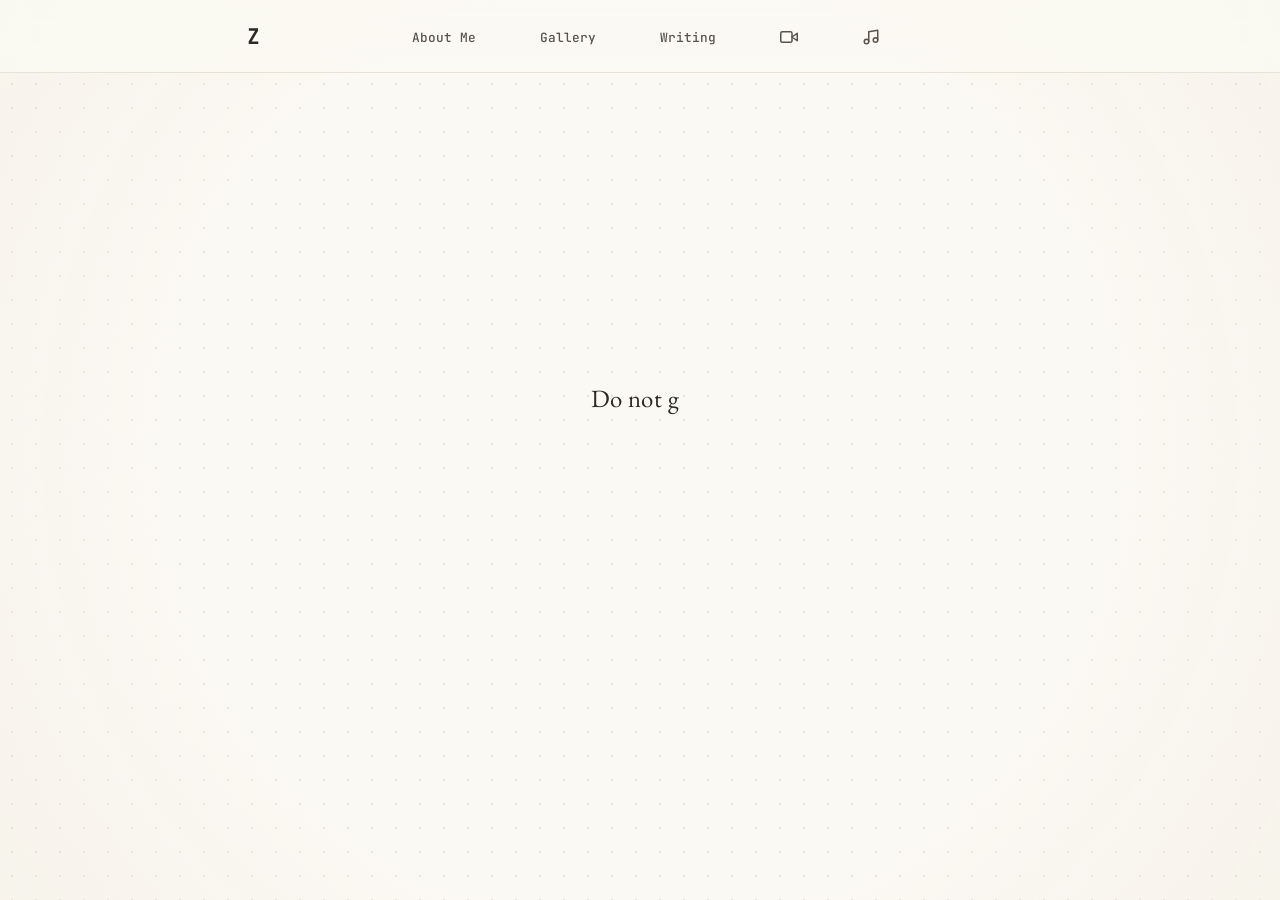
<file: index.html>
<!DOCTYPE html>
<html lang="en">
<head>
    <meta charset="UTF-8">
    <meta name="viewport" content="width=device-width, initial-scale=1.0">
    <title>Home | Zheng Zekai</title>
    <meta name="description" content="A minimalist literary-tech homepage featuring Dylan Thomas.">
    <link rel="stylesheet" href="style.css">
</head>
<body>

    <!-- 
      HEADER 
      Left logo is name 'Z' (links to home page).
      Right navigation links show subpages: Profile, Gallery, Writing, Movie, Music.
    -->
    <header id="header">
        <div class="container nav-container">
            <!-- Left logo (Home link) -->
            <a href="index.html" class="logo" id="logo">Z</a>
            
            <!-- Right navigation pointing to subpages (including Movie and Music icons) -->
            <nav>
                <ul class="nav-links" id="nav-links">
                    <li><a href="profile.html" id="nav-profile-link">About Me</a></li>
                    <li><a href="gallery.html" id="nav-gallery-link">Gallery</a></li>
                    <li><a href="writing.html" id="nav-writing-link">Writing</a></li>
                    <li>
                        <a href="movie.html" id="nav-movie-link" aria-label="Today's Movie" class="nav-icon-link">
                            <svg width="18" height="18" viewBox="0 0 24 24" fill="none" stroke="currentColor" stroke-width="2" stroke-linecap="round" stroke-linejoin="round"><path d="M23 7l-7 5 7 5V7z"></path><rect x="1" y="5" width="15" height="14" rx="2" ry="2"></rect></svg>
                        </a>
                    </li>
                    <li>
                        <a href="music.html" id="nav-music-link" aria-label="Today's Music" class="nav-icon-link">
                            <svg width="18" height="18" viewBox="0 0 24 24" fill="none" stroke="currentColor" stroke-width="2" stroke-linecap="round" stroke-linejoin="round"><path d="M9 18V5l12-2v13"></path><circle cx="6" cy="18" r="3"></circle><circle cx="18" cy="16" r="3"></circle></svg>
                        </a>
                    </li>
                </ul>
            </nav>

            <!-- Mobile menu toggle button -->
            <div class="nav-meta">
                <div class="mobile-toggle" id="mobile-toggle" aria-label="Toggle Menu">
                    <span></span>
                    <span></span>
                    <span></span>
                </div>
            </div>
        </div>
    </header>

    <!-- 
      MAIN CONTENT 
      Homepage is refined to show ONLY the 3-line poem.
      Poem title, author name, and supplementary modules are fully removed.
    -->
    <main>
        <section class="hero" id="poem-view">
            <div class="container">
                <div class="poem-wrapper">
                    <!-- The 3 lines of the poem will be typed dynamically here via app.js -->
                    <div class="poem-content" id="poem-body-text"></div>
                </div>
            </div>
        </section>
    </main>

    <!-- App Script -->
    <script src="app.js"></script>
</body>
</html>
</file>
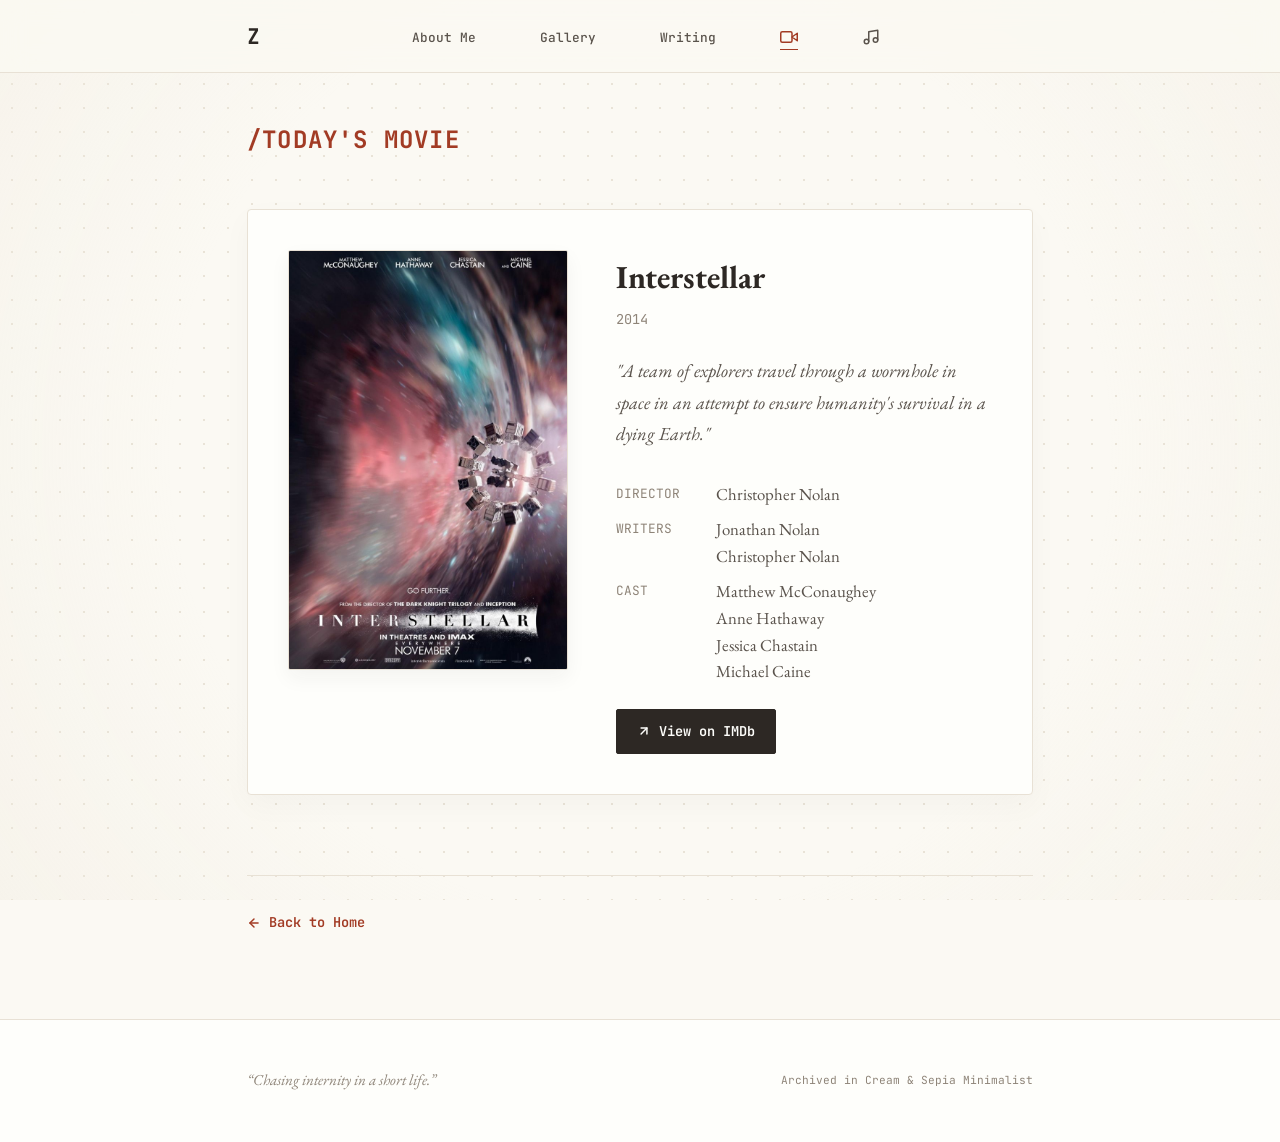
<file: movie.html>
<!DOCTYPE html>
<html lang="en">

<head>
    <meta charset="UTF-8">
    <meta name="viewport" content="width=device-width, initial-scale=1.0">
    <title>Today's Movie | Interstellar</title>
    <meta name="description" content="Movie recommendation page featuring Interstellar.">
    <link rel="stylesheet" href="style.css">
    <style>
        /* Movie detail custom layout */
        .movie-card {
            display: grid;
            grid-template-columns: 280px 1fr;
            gap: 3rem;
            margin-top: 2rem;
            background-color: var(--bg-secondary);
            border: 1px solid var(--border);
            border-radius: var(--radius-md);
            padding: 2.5rem;
            box-shadow: 0 10px 30px rgba(45, 40, 36, 0.03);
        }

        .movie-poster-wrapper {
            border-radius: var(--radius-sm);
            overflow: hidden;
            border: 1px solid var(--border);
            box-shadow: 0 8px 20px rgba(45, 40, 36, 0.05);
            background-color: #f0ebe2;
            aspect-ratio: 2 / 3;
        }

        .movie-poster {
            width: 100%;
            height: 100%;
            object-fit: cover;
        }

        .movie-info {
            display: flex;
            flex-direction: column;
            justify-content: space-between;
        }

        .movie-header {
            margin-bottom: 1.5rem;
        }

        .movie-title {
            font-family: var(--font-serif);
            font-size: 2rem;
            font-weight: 700;
            color: var(--text-primary);
            margin-bottom: 0.25rem;
        }

        .movie-meta {
            font-family: var(--font-mono);
            font-size: 0.85rem;
            color: var(--text-muted);
            display: flex;
            gap: 1rem;
            flex-wrap: wrap;
        }

        .movie-details-list {
            margin-bottom: 1.5rem;
            display: flex;
            flex-direction: column;
            gap: 0.5rem;
            font-size: 1.05rem;
        }

        .movie-detail-row {
            display: grid;
            grid-template-columns: 100px 1fr;
            line-height: 1.6;
        }

        .movie-label {
            font-family: var(--font-mono);
            font-size: 0.8rem;
            color: var(--text-muted);
            text-transform: uppercase;
            margin-top: 0.2rem;
        }

        .movie-value {
            color: var(--text-secondary);
        }

        .movie-synopsis {
            font-family: var(--font-serif);
            color: var(--text-secondary);
            line-height: 1.7;
            margin-bottom: 2rem;
            font-style: italic;
        }

        .imdb-btn {
            font-family: var(--font-mono);
            font-size: 0.85rem;
            font-weight: 600;
            color: var(--bg-secondary);
            background-color: var(--text-primary);
            border: 1px solid var(--text-primary);
            display: inline-flex;
            align-items: center;
            gap: 0.5rem;
            padding: 0.6rem 1.25rem;
            border-radius: var(--radius-sm);
            transition: var(--transition-fast);
            align-self: flex-start;
        }

        .imdb-btn:hover {
            background-color: var(--accent);
            border-color: var(--accent);
            box-shadow: 0 4px 12px rgba(162, 59, 36, 0.2);
        }

        @media (max-width: 768px) {
            .movie-card {
                grid-template-columns: 1fr;
                gap: 2rem;
                padding: 1.5rem;
            }

            .movie-poster-wrapper {
                max-width: 240px;
                margin: 0 auto;
            }
        }
    </style>
</head>

<body>

    <!-- HEADER -->
    <header id="header">
        <div class="container nav-container">
            <a href="index.html" class="logo" id="logo">Z</a>

            <nav>
                <ul class="nav-links" id="nav-links">
                    <li><a href="profile.html">About Me</a></li>
                    <li><a href="gallery.html">Gallery</a></li>
                    <li><a href="writing.html">Writing</a></li>
                    <li>
                        <a href="movie.html" id="nav-movie-link" aria-label="Today's Movie"
                            class="nav-icon-link active-nav">
                            <svg width="18" height="18" viewBox="0 0 24 24" fill="none" stroke="currentColor"
                                stroke-width="2" stroke-linecap="round" stroke-linejoin="round">
                                <path d="M23 7l-7 5 7 5V7z"></path>
                                <rect x="1" y="5" width="15" height="14" rx="2" ry="2"></rect>
                            </svg>
                        </a>
                    </li>
                    <li>
                        <a href="music.html" id="nav-music-link" aria-label="Today's Music" class="nav-icon-link">
                            <svg width="18" height="18" viewBox="0 0 24 24" fill="none" stroke="currentColor"
                                stroke-width="2" stroke-linecap="round" stroke-linejoin="round">
                                <path d="M9 18V5l12-2v13"></path>
                                <circle cx="6" cy="18" r="3"></circle>
                                <circle cx="18" cy="16" r="3"></circle>
                            </svg>
                        </a>
                    </li>
                </ul>
            </nav>

            <div class="nav-meta">
                <div class="mobile-toggle" id="mobile-toggle" aria-label="Toggle Menu">
                    <span></span>
                    <span></span>
                    <span></span>
                </div>
            </div>
        </div>
    </header>

    <!-- MAIN CONTENT -->
    <main style="padding-top: 7.5rem; padding-bottom: 5rem;">
        <div class="container">

            <!-- Page Title -->
            <div style="margin-bottom: 3rem;">
                <h1
                    style="font-family: var(--font-mono); font-size: 1.5rem; font-weight: 700; color: var(--accent); letter-spacing: 0.05em;">
                    /TODAY'S MOVIE</h1>
            </div>

            <!-- Movie Recommendation Card -->
            <div class="movie-card">
                <!-- Poster -->
                <div class="movie-poster-wrapper">
                    <img src="assets/movie_interstellar.jpg" alt="Interstellar Poster" class="movie-poster">
                </div>

                <!-- Info pane -->
                <div class="movie-info">
                    <div>
                        <div class="movie-header">
                            <h2 class="movie-title">Interstellar</h2>
                            <div class="movie-meta">
                                <span>2014</span>
                            </div>
                        </div>

                        <p class="movie-synopsis">
                            "A team of explorers travel through a wormhole in space in an attempt to ensure humanity's
                            survival in a dying Earth."
                        </p>

                        <div class="movie-details-list">
                            <div class="movie-detail-row">
                                <span class="movie-label">Director</span>
                                <span class="movie-value">Christopher Nolan</span>
                            </div>
                            <div class="movie-detail-row">
                                <span class="movie-label">Writers</span>
                                <span class="movie-value">Jonathan Nolan<br>
                                    Christopher Nolan</span>
                            </div>
                            <div class="movie-detail-row">
                                <span class="movie-label">Cast</span>
                                <span class="movie-value">Matthew McConaughey <br>
                                    Anne Hathaway <br>
                                    Jessica Chastain <br>
                                    Michael Caine</span>
                            </div>
                        </div>
                    </div>

                    <!-- IMDb Link Button -->
                    <a href="https://www.imdb.com/title/tt0816692/" target="_blank" rel="noopener noreferrer"
                        class="imdb-btn">
                        <svg width="14" height="14" viewBox="0 0 24 24" fill="none" stroke="currentColor"
                            stroke-width="2.5" stroke-linecap="round" stroke-linejoin="round">
                            <line x1="7" y1="17" x2="17" y2="7"></line>
                            <polyline points="7 7 17 7 17 17"></polyline>
                        </svg>
                        View on IMDb
                    </a>
                </div>
            </div>

            <!-- Back to Home Link -->
            <div style="margin-top: 5rem; border-top: 1px solid var(--border); padding-top: 2rem;">
                <a href="index.html" class="mono"
                    style="font-size: 0.85rem; font-weight: 600; color: var(--accent); display: inline-flex; align-items: center; gap: 0.5rem; transition: var(--transition-fast);">
                    <svg width="14" height="14" viewBox="0 0 24 24" fill="none" stroke="currentColor" stroke-width="2.5"
                        stroke-linecap="round" stroke-linejoin="round">
                        <line x1="19" y1="12" x2="5" y2="12"></line>
                        <polyline points="12 19 5 12 12 5"></polyline>
                    </svg>
                    Back to Home
                </a>
            </div>

        </div>
    </main>

    <!-- FOOTER -->
    <footer>
        <div class="container footer-container">
            <div class="footer-text">
                &ldquo;Chasing internity in a short life.&rdquo;
            </div>
            <div class="footer-tech">
                <span>Archived in Cream & Sepia Minimalist</span>
            </div>
        </div>
    </footer>

    <!-- App Script -->
    <script src="app.js"></script>
</body>

</html>
</file>
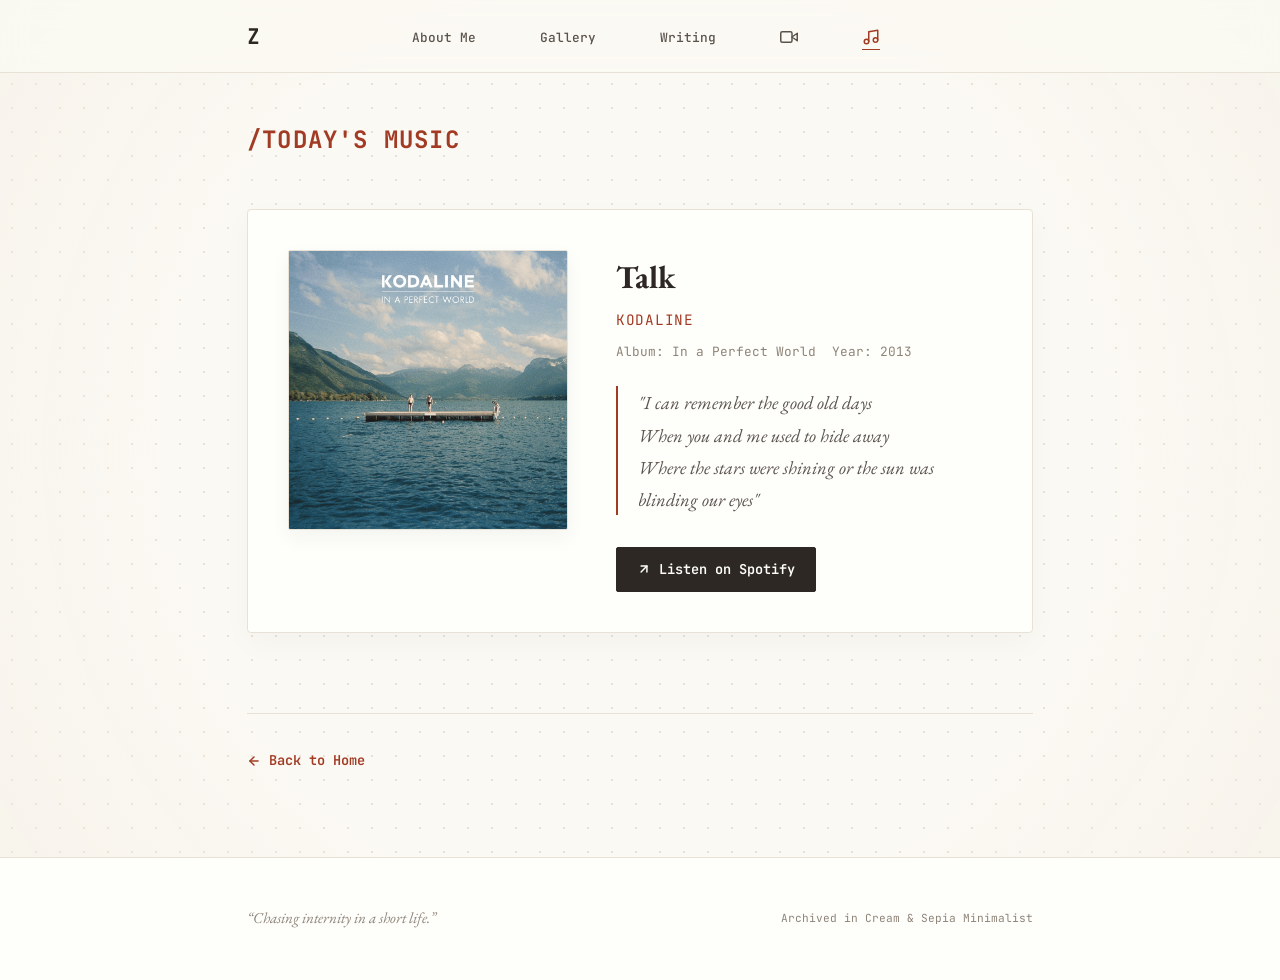
<file: music.html>
<!DOCTYPE html>
<html lang="en">

<head>
    <meta charset="UTF-8">
    <meta name="viewport" content="width=device-width, initial-scale=1.0">
    <title>Today's Music | Talk - Kodaline</title>
    <meta name="description" content="Music recommendation page featuring Talk by Kodaline.">
    <link rel="stylesheet" href="style.css">
    <style>
        /* Music detail custom layout */
        .music-card {
            display: grid;
            grid-template-columns: 280px 1fr;
            gap: 3rem;
            margin-top: 2rem;
            background-color: var(--bg-secondary);
            border: 1px solid var(--border);
            border-radius: var(--radius-md);
            padding: 2.5rem;
            box-shadow: 0 10px 30px rgba(45, 40, 36, 0.03);
        }

        .album-cover-wrapper {
            border-radius: var(--radius-sm);
            overflow: hidden;
            border: 1px solid var(--border);
            box-shadow: 0 8px 20px rgba(45, 40, 36, 0.05);
            background-color: #f0ebe2;
            aspect-ratio: 1 / 1;
        }

        .album-cover-art {
            width: 100%;
            height: 100%;
            object-fit: cover;
        }

        .music-info {
            display: flex;
            flex-direction: column;
            justify-content: space-between;
        }

        .music-header {
            margin-bottom: 1.5rem;
        }

        .song-title {
            font-family: var(--font-serif);
            font-size: 2rem;
            font-weight: 700;
            color: var(--text-primary);
            margin-bottom: 0.25rem;
        }

        .song-artist {
            font-family: var(--font-mono);
            font-size: 0.9rem;
            color: var(--accent);
            text-transform: uppercase;
            letter-spacing: 0.05em;
        }

        .music-meta {
            font-family: var(--font-mono);
            font-size: 0.8rem;
            color: var(--text-muted);
            margin-top: 0.5rem;
            display: flex;
            gap: 1rem;
            flex-wrap: wrap;
        }

        .lyrics-excerpt {
            font-family: var(--font-serif);
            font-size: 1.15rem;
            line-height: 1.75;
            color: var(--text-secondary);
            font-style: italic;
            border-left: 2px solid var(--accent);
            padding-left: 1.25rem;
            margin-bottom: 2rem;
        }

        .spotify-btn {
            font-family: var(--font-mono);
            font-size: 0.85rem;
            font-weight: 600;
            color: var(--bg-secondary);
            background-color: var(--text-primary);
            border: 1px solid var(--text-primary);
            display: inline-flex;
            align-items: center;
            gap: 0.5rem;
            padding: 0.6rem 1.25rem;
            border-radius: var(--radius-sm);
            transition: var(--transition-fast);
            align-self: flex-start;
        }

        .spotify-btn:hover {
            background-color: var(--accent-secondary);
            border-color: var(--accent-secondary);
            box-shadow: 0 4px 12px rgba(74, 93, 78, 0.2);
        }

        @media (max-width: 768px) {
            .music-card {
                grid-template-columns: 1fr;
                gap: 2rem;
                padding: 1.5rem;
            }

            .album-cover-wrapper {
                max-width: 240px;
                margin: 0 auto;
            }
        }
    </style>
</head>

<body>

    <!-- HEADER -->
    <header id="header">
        <div class="container nav-container">
            <a href="index.html" class="logo" id="logo">Z</a>

            <nav>
                <ul class="nav-links" id="nav-links">
                    <li><a href="profile.html">About Me</a></li>
                    <li><a href="gallery.html">Gallery</a></li>
                    <li><a href="writing.html">Writing</a></li>
                    <li>
                        <a href="movie.html" id="nav-movie-link" aria-label="Today's Movie" class="nav-icon-link">
                            <svg width="18" height="18" viewBox="0 0 24 24" fill="none" stroke="currentColor"
                                stroke-width="2" stroke-linecap="round" stroke-linejoin="round">
                                <path d="M23 7l-7 5 7 5V7z"></path>
                                <rect x="1" y="5" width="15" height="14" rx="2" ry="2"></rect>
                            </svg>
                        </a>
                    </li>
                    <li>
                        <a href="music.html" id="nav-music-link" aria-label="Today's Music"
                            class="nav-icon-link active-nav">
                            <svg width="18" height="18" viewBox="0 0 24 24" fill="none" stroke="currentColor"
                                stroke-width="2" stroke-linecap="round" stroke-linejoin="round">
                                <path d="M9 18V5l12-2v13"></path>
                                <circle cx="6" cy="18" r="3"></circle>
                                <circle cx="18" cy="16" r="3"></circle>
                            </svg>
                        </a>
                    </li>
                </ul>
            </nav>

            <div class="nav-meta">
                <div class="mobile-toggle" id="mobile-toggle" aria-label="Toggle Menu">
                    <span></span>
                    <span></span>
                    <span></span>
                </div>
            </div>
        </div>
    </header>

    <!-- MAIN CONTENT -->
    <main style="padding-top: 7.5rem; padding-bottom: 5rem;">
        <div class="container">

            <!-- Page Title -->
            <div style="margin-bottom: 3rem;">
                <h1
                    style="font-family: var(--font-mono); font-size: 1.5rem; font-weight: 700; color: var(--accent); letter-spacing: 0.05em;">
                    /TODAY'S MUSIC</h1>
            </div>

            <!-- Music Recommendation Card -->
            <div class="music-card">
                <!-- Album Cover -->
                <div class="album-cover-wrapper">
                    <img src="assets/music_kodaline.png" alt="Album Cover Art" class="album-cover-art">
                </div>

                <!-- Info pane -->
                <div class="music-info">
                    <div>
                        <div class="music-header">
                            <h2 class="song-title">Talk</h2>
                            <div class="song-artist">Kodaline</div>
                            <div class="music-meta">
                                <span>Album: In a Perfect World</span>
                                <span>Year: 2013</span>
                            </div>
                        </div>

                        <!-- Lyrics Excerpt -->
                        <div class="lyrics-excerpt">
                            "I can remember the good old days<br>
                            When you and me used to hide away<br>
                            Where the stars were shining or the sun was blinding our eyes"
                        </div>
                    </div>

                    <!-- Spotify Link Button -->
                    <a href="https://open.spotify.com/track/0C7NhO4ZksWSMFr3Fh5Clm" target="_blank"
                        rel="noopener noreferrer" class="spotify-btn">
                        <svg width="14" height="14" viewBox="0 0 24 24" fill="none" stroke="currentColor"
                            stroke-width="2.5" stroke-linecap="round" stroke-linejoin="round">
                            <line x1="7" y1="17" x2="17" y2="7"></line>
                            <polyline points="7 7 17 7 17 17"></polyline>
                        </svg>
                        Listen on Spotify
                    </a>
                </div>
            </div>

            <!-- Back to Home Link -->
            <div style="margin-top: 5rem; border-top: 1px solid var(--border); padding-top: 2rem;">
                <a href="index.html" class="mono"
                    style="font-size: 0.85rem; font-weight: 600; color: var(--accent); display: inline-flex; align-items: center; gap: 0.5rem; transition: var(--transition-fast);">
                    <svg width="14" height="14" viewBox="0 0 24 24" fill="none" stroke="currentColor" stroke-width="2.5"
                        stroke-linecap="round" stroke-linejoin="round">
                        <line x1="19" y1="12" x2="5" y2="12"></line>
                        <polyline points="12 19 5 12 12 5"></polyline>
                    </svg>
                    Back to Home
                </a>
            </div>

        </div>
    </main>

    <!-- FOOTER -->
    <footer>
        <div class="container footer-container">
            <div class="footer-text">
                &ldquo;Chasing internity in a short life.&rdquo;
            </div>
            <div class="footer-tech">
                <span>Archived in Cream & Sepia Minimalist</span>
            </div>
        </div>
    </footer>

    <!-- App Script -->
    <script src="app.js"></script>
</body>

</html>
</file>
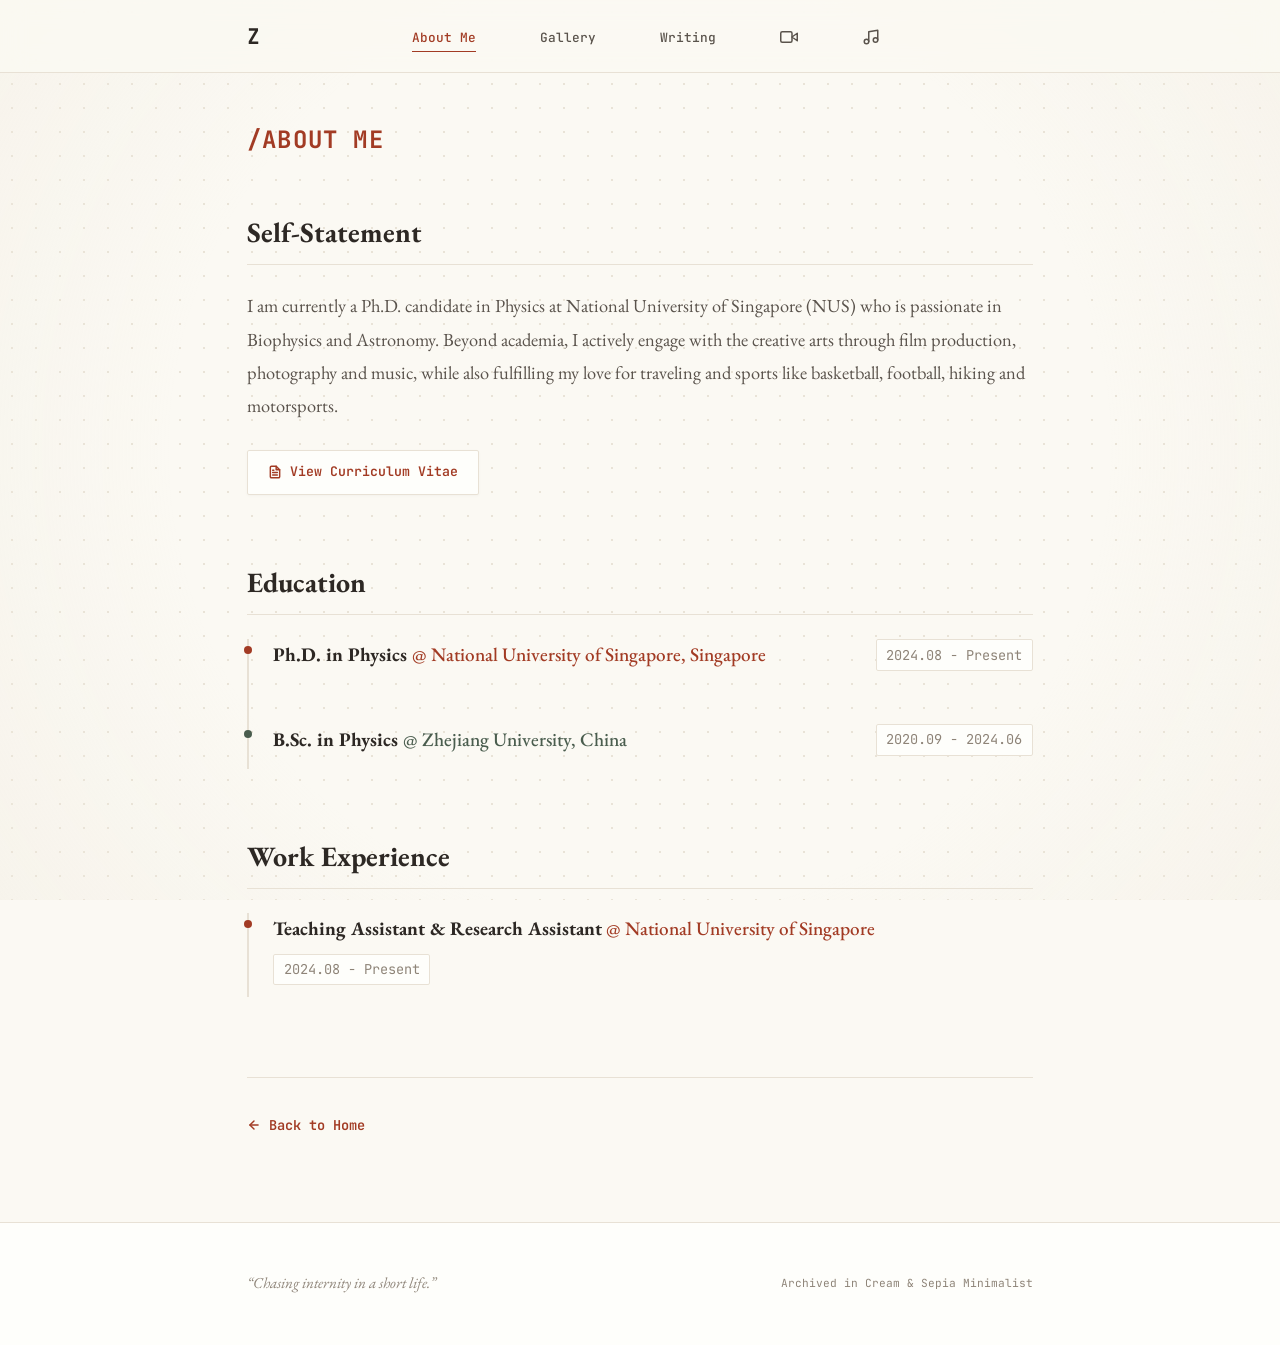
<file: profile.html>
<!DOCTYPE html>
<html lang="en">

<head>
    <meta charset="UTF-8">
    <meta name="viewport" content="width=device-width, initial-scale=1.0">
    <title>About Me | Zheng Zekai</title>
    <meta name="description" content="Personal statement, education, and career experience of Zheng Zekai.">
    <link rel="stylesheet" href="style.css">
</head>

<body>

    <!-- HEADER -->
    <header id="header">
        <div class="container nav-container">
            <a href="index.html" class="logo" id="logo">Z</a>

            <nav>
                <ul class="nav-links" id="nav-links">
                    <li><a href="profile.html" class="active-nav">About Me</a></li>
                    <li><a href="gallery.html">Gallery</a></li>
                    <li><a href="writing.html">Writing</a></li>
                    <li>
                        <a href="movie.html" id="nav-movie-link" aria-label="Today's Movie" class="nav-icon-link">
                            <svg width="18" height="18" viewBox="0 0 24 24" fill="none" stroke="currentColor"
                                stroke-width="2" stroke-linecap="round" stroke-linejoin="round">
                                <path d="M23 7l-7 5 7 5V7z"></path>
                                <rect x="1" y="5" width="15" height="14" rx="2" ry="2"></rect>
                            </svg>
                        </a>
                    </li>
                    <li>
                        <a href="music.html" id="nav-music-link" aria-label="Today's Music" class="nav-icon-link">
                            <svg width="18" height="18" viewBox="0 0 24 24" fill="none" stroke="currentColor"
                                stroke-width="2" stroke-linecap="round" stroke-linejoin="round">
                                <path d="M9 18V5l12-2v13"></path>
                                <circle cx="6" cy="18" r="3"></circle>
                                <circle cx="18" cy="16" r="3"></circle>
                            </svg>
                        </a>
                    </li>
                </ul>
            </nav>

            <div class="nav-meta">
                <div class="mobile-toggle" id="mobile-toggle" aria-label="Toggle Menu">
                    <span></span>
                    <span></span>
                    <span></span>
                </div>
            </div>
        </div>
    </header>

    <!-- MAIN CONTENT: Profile Details -->
    <main style="padding-top: 7.5rem; padding-bottom: 5rem;">
        <div class="container">

            <!-- Page Title -->
            <div style="margin-bottom: 3rem;">
                <h1
                    style="font-family: var(--font-mono); font-size: 1.5rem; font-weight: 700; color: var(--accent); letter-spacing: 0.05em;">
                    /ABOUT ME</h1>
            </div>

            <!-- Self Statement Section -->
            <section style="margin-bottom: 4rem;">
                <h2
                    style="font-family: var(--font-serif); font-size: 1.75rem; font-weight: 700; border-bottom: 1px solid var(--border); padding-bottom: 0.5rem; margin-bottom: 1.5rem;">
                    Self-Statement</h2>
                <div style="font-size: 1.15rem; color: var(--text-secondary); line-height: 1.8;">
                    <p style="margin-bottom: 1.25rem;">
                        I am currently a Ph.D. candidate in Physics at National University of Singapore (NUS) who is
                        passionate in Biophysics and Astronomy. Beyond academia, I actively engage with the creative
                        arts through film production, photography and music, while also fulfilling my love for traveling
                        and sports like basketball, football, hiking and motorsports.
                    </p>


                    <!-- Curriculum Vitae File Link (added to self-statement section) -->
                    <div style="margin-top: 1.75rem;">
                        <a href="cv.pdf" target="_blank" class="mono"
                            style="font-size: 0.825rem; font-weight: 600; color: var(--accent); display: inline-flex; align-items: center; gap: 0.5rem; border: 1px solid var(--border); padding: 0.6rem 1.25rem; border-radius: var(--radius-sm); background-color: var(--bg-secondary); box-shadow: 0 1px 3px rgba(45,40,36,0.03); transition: var(--transition-fast);">
                            <svg width="14" height="14" viewBox="0 0 24 24" fill="none" stroke="currentColor"
                                stroke-width="2.5" stroke-linecap="round" stroke-linejoin="round"
                                style="margin-top:-1px;">
                                <path d="M14 2H6a2 2 0 0 0-2 2v16a2 2 0 0 0 2 2h12a2 2 0 0 0 2-2V8z"></path>
                                <polyline points="14 2 14 8 20 8"></polyline>
                                <line x1="16" y1="13" x2="8" y2="13"></line>
                                <line x1="16" y1="17" x2="8" y2="17"></line>
                                <polyline points="10 9 9 9 8 9"></polyline>
                            </svg>
                            View Curriculum Vitae
                        </a>
                    </div>
                </div>
            </section>

            <!-- Education Section: Re-formatted to match Work Experience timeline layout -->
            <section style="margin-bottom: 4rem;">
                <h2
                    style="font-family: var(--font-serif); font-size: 1.75rem; font-weight: 700; border-bottom: 1px solid var(--border); padding-bottom: 0.5rem; margin-bottom: 1.5rem;">
                    Education</h2>
                <div
                    style="display: flex; flex-direction: column; gap: 2.5rem; position: relative; padding-left: 1.5rem; border-left: 2px solid var(--border);">

                    <!-- Edu Item 1 -->
                    <div style="position: relative;">
                        <!-- Custom marker dot -->
                        <div
                            style="position: absolute; left: -1.5rem; top: 0.4rem; width: 8px; height: 8px; border-radius: 50%; background-color: var(--accent); transform: translateX(-5px);">
                        </div>

                        <div
                            style="display: flex; justify-content: space-between; align-items: flex-start; flex-wrap: wrap; gap: 0.5rem; margin-bottom: 0.75rem;">
                            <h3 style="font-size: 1.2rem; font-weight: 700; color: var(--text-primary);">Ph.D. in
                                Physics <span style="color: var(--accent); font-weight: 500;">@ National University of
                                    Singapore, Singapore</span></h3>
                            <span class="mono"
                                style="font-size: 0.85rem; color: var(--text-muted); background-color: var(--bg-secondary); border: 1px solid var(--border); padding: 0.2rem 0.6rem; border-radius: var(--radius-sm);">2024.08
                                - Present</span>
                        </div>
                        <p style="font-size: 1.05rem; color: var(--text-secondary); line-height: 1.7;">
                            <!-- To be filled -->
                        </p>
                    </div>

                    <!-- Edu Item 2 -->
                    <div style="position: relative;">
                        <div
                            style="position: absolute; left: -1.5rem; top: 0.4rem; width: 8px; height: 8px; border-radius: 50%; background-color: var(--accent-secondary); transform: translateX(-5px);">
                        </div>

                        <div
                            style="display: flex; justify-content: space-between; align-items: flex-start; flex-wrap: wrap; gap: 0.5rem; margin-bottom: 0.75rem;">
                            <h3 style="font-size: 1.2rem; font-weight: 700; color: var(--text-primary);">B.Sc. in
                                Physics <span style="color: var(--accent-secondary); font-weight: 500;">@
                                    Zhejiang University, China</span></h3>
                            <span class="mono"
                                style="font-size: 0.85rem; color: var(--text-muted); background-color: var(--bg-secondary); border: 1px solid var(--border); padding: 0.2rem 0.6rem; border-radius: var(--radius-sm);">2020.09
                                - 2024.06</span>
                        </div>
                        <p style="font-size: 1.05rem; color: var(--text-secondary); line-height: 1.7;">
                            <!-- To be filled -->
                        </p>
                    </div>

                </div>
            </section>

            <!-- keep this template of the experience section, but no specific content for now -->
            <!-- Experience Section -->
            <section style="margin-bottom: 4rem;">
                <h2
                    style="font-family: var(--font-serif); font-size: 1.75rem; font-weight: 700; border-bottom: 1px solid var(--border); padding-bottom: 0.5rem; margin-bottom: 1.5rem;">
                    Work Experience</h2>
                <div
                    style="display: flex; flex-direction: column; gap: 2.5rem; position: relative; padding-left: 1.5rem; border-left: 2px solid var(--border);">

                    <!-- Exp Item 1 -->
                    <div style="position: relative;">
                        <div
                            style="position: absolute; left: -1.5rem; top: 0.4rem; width: 8px; height: 8px; border-radius: 50%; background-color: var(--accent); transform: translateX(-5px);">
                        </div>

                        <div
                            style="display: flex; justify-content: space-between; align-items: flex-start; flex-wrap: wrap; gap: 0.5rem; margin-bottom: 0.75rem;">
                            <h3 style="font-size: 1.2rem; font-weight: 700; color: var(--text-primary);">Teaching
                                Assistant & Research Assistant<span style="color: var(--accent); font-weight: 500;"> @
                                    National University of Singapore</span></h3>
                            <span class="mono"
                                style="font-size: 0.85rem; color: var(--text-muted); background-color: var(--bg-secondary); border: 1px solid var(--border); padding: 0.2rem 0.6rem; border-radius: var(--radius-sm);">2024.08
                                - Present</span>
                        </div>
                        <p style="font-size: 1.05rem; color: var(--text-secondary); line-height: 1.7;">
                            <!-- To be filled -->
                        </p>
                    </div>



                </div>
            </section>

            <!-- Navigation Back Button -->
            <div style="margin-top: 5rem; border-top: 1px solid var(--border); padding-top: 2rem;">
                <a href="index.html" class="mono"
                    style="font-size: 0.85rem; font-weight: 600; color: var(--accent); display: inline-flex; align-items: center; gap: 0.5rem; transition: var(--transition-fast);">
                    <svg width="14" height="14" viewBox="0 0 24 24" fill="none" stroke="currentColor" stroke-width="2.5"
                        stroke-linecap="round" stroke-linejoin="round">
                        <line x1="19" y1="12" x2="5" y2="12"></line>
                        <polyline points="12 19 5 12 12 5"></polyline>
                    </svg>
                    Back to Home
                </a>
            </div>

        </div>
    </main>

    <!-- FOOTER -->
    <footer>
        <div class="container footer-container">
            <div class="footer-text">
                &ldquo;Chasing internity in a short life.&rdquo;
            </div>
            <div class="footer-tech">
                <span>Archived in Cream & Sepia Minimalist</span>
            </div>
        </div>
    </footer>

    <!-- App Script -->
    <script src="app.js"></script>
</body>

</html>
</file>
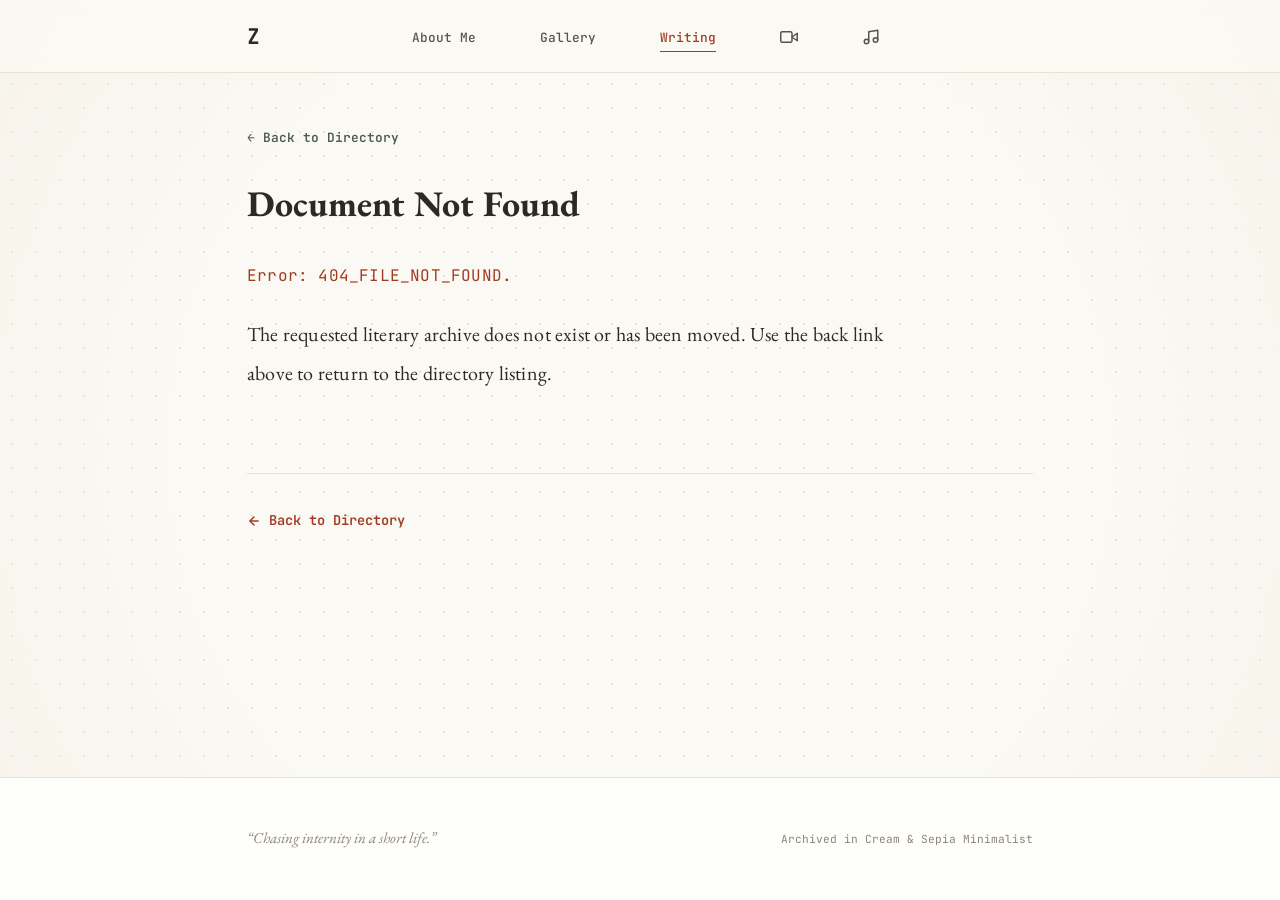
<file: writing-detail.html>
<!DOCTYPE html>
<html lang="en">

<head>
    <meta charset="UTF-8">
    <meta name="viewport" content="width=device-width, initial-scale=1.0">
    <title>Reading Room | Zheng Zekai</title>
    <meta name="description" content="Literary document reader.">
    <link rel="stylesheet" href="style.css">
    <style>
        .reader-meta {
            margin-bottom: 2rem;
            display: flex;
            align-items: center;
            gap: 1rem;
            border-bottom: 1px solid var(--border);
            padding-bottom: 1rem;
        }

        .reader-date {
            font-family: var(--font-mono);
            font-size: 0.85rem;
            color: var(--text-muted);
        }

        .reader-category {
            font-family: var(--font-mono);
            font-size: 0.75rem;
            color: var(--accent);
            text-transform: uppercase;
            letter-spacing: 0.05em;
            background-color: var(--accent-light);
            padding: 0.15rem 0.5rem;
            border-radius: var(--radius-sm);
        }

        .reader-title {
            font-family: var(--font-serif);
            font-size: 2.25rem;
            font-weight: 700;
            line-height: 1.3;
            margin-bottom: 1rem;
            color: var(--text-primary);
        }

        .reader-content {
            font-family: var(--font-serif);
            font-size: 1.25rem;
            color: var(--text-primary);
            line-height: 1.95;
            letter-spacing: 0.01em;
            max-width: 650px;
            margin-top: 2rem;
        }

        .reader-content p {
            margin-bottom: 1.5rem;
            text-indent: 2em;
            /* Classic indent */
            text-align: justify;
        }

        .reader-content p.no-indent {
            text-indent: 0;
            text-align: left;
        }

        .reader-back {
            display: inline-flex;
            align-items: center;
            gap: 0.5rem;
            color: var(--accent-secondary);
            font-family: var(--font-mono);
            font-size: 0.8rem;
            font-weight: 600;
            margin-bottom: 2rem;
            transition: var(--transition-fast);
        }

        .reader-back:hover {
            color: var(--accent);
        }
    </style>
</head>

<body>

    <!-- HEADER -->
    <header id="header">
        <div class="container nav-container">
            <a href="index.html" class="logo" id="logo">Z</a>

            <nav>
                <ul class="nav-links" id="nav-links">
                    <li><a href="profile.html">About Me</a></li>
                    <li><a href="gallery.html">Gallery</a></li>
                    <li><a href="writing.html" class="active-nav">Writing</a></li>
                    <li>
                        <a href="movie.html" id="nav-movie-link" aria-label="Today's Movie" class="nav-icon-link">
                            <svg width="18" height="18" viewBox="0 0 24 24" fill="none" stroke="currentColor"
                                stroke-width="2" stroke-linecap="round" stroke-linejoin="round">
                                <path d="M23 7l-7 5 7 5V7z"></path>
                                <rect x="1" y="5" width="15" height="14" rx="2" ry="2"></rect>
                            </svg>
                        </a>
                    </li>
                    <li>
                        <a href="music.html" id="nav-music-link" aria-label="Today's Music" class="nav-icon-link">
                            <svg width="18" height="18" viewBox="0 0 24 24" fill="none" stroke="currentColor"
                                stroke-width="2" stroke-linecap="round" stroke-linejoin="round">
                                <path d="M9 18V5l12-2v13"></path>
                                <circle cx="6" cy="18" r="3"></circle>
                                <circle cx="18" cy="16" r="3"></circle>
                            </svg>
                        </a>
                    </li>
                </ul>
            </nav>

            <div class="nav-meta">
                <div class="mobile-toggle" id="mobile-toggle" aria-label="Toggle Menu">
                    <span></span>
                    <span></span>
                    <span></span>
                </div>
            </div>
        </div>
    </header>

    <!-- MAIN CONTENT -->
    <main style="padding-top: 7.5rem; padding-bottom: 5rem;">
        <div class="container">

            <!-- Back Button to Directory -->
            <a href="writing.html" class="reader-back">
                &larr; Back to Directory
            </a>

            <!-- Dynamic Writing Reader Content Container -->
            <article id="reader-article">
                <!-- Title -->
                <h1 class="reader-title" id="reader-title-el">Loading Document...</h1>

                <!-- Meta -->
                <div class="reader-meta" id="reader-meta-el" style="display: none;">
                    <span class="reader-category" id="reader-cat-el">Category</span>
                    <span class="reader-date" id="reader-date-el">Date</span>
                </div>

                <!-- Body Text -->
                <div class="reader-content" id="reader-body-el">
                    <!-- Populated dynamically via app.js -->
                </div>
            </article>

            <!-- Bottom Back Button -->
            <div style="margin-top: 5rem; border-top: 1px solid var(--border); padding-top: 2rem;">
                <a href="writing.html" class="mono"
                    style="font-size: 0.85rem; font-weight: 600; color: var(--accent); display: inline-flex; align-items: center; gap: 0.5rem; transition: var(--transition-fast);">
                    <svg width="14" height="14" viewBox="0 0 24 24" fill="none" stroke="currentColor" stroke-width="2.5"
                        stroke-linecap="round" stroke-linejoin="round">
                        <line x1="19" y1="12" x2="5" y2="12"></line>
                        <polyline points="12 19 5 12 12 5"></polyline>
                    </svg>
                    Back to Directory
                </a>
            </div>

        </div>
    </main>

    <!-- FOOTER -->
    <footer>
        <div class="container footer-container">
            <div class="footer-text">
                &ldquo;Chasing internity in a short life.&rdquo;
            </div>
            <div class="footer-tech">
                <span>Archived in Cream & Sepia Minimalist</span>
            </div>
        </div>
    </footer>

    <!-- App Script -->
    <script src="app.js"></script>
</body>

</html>
</file>
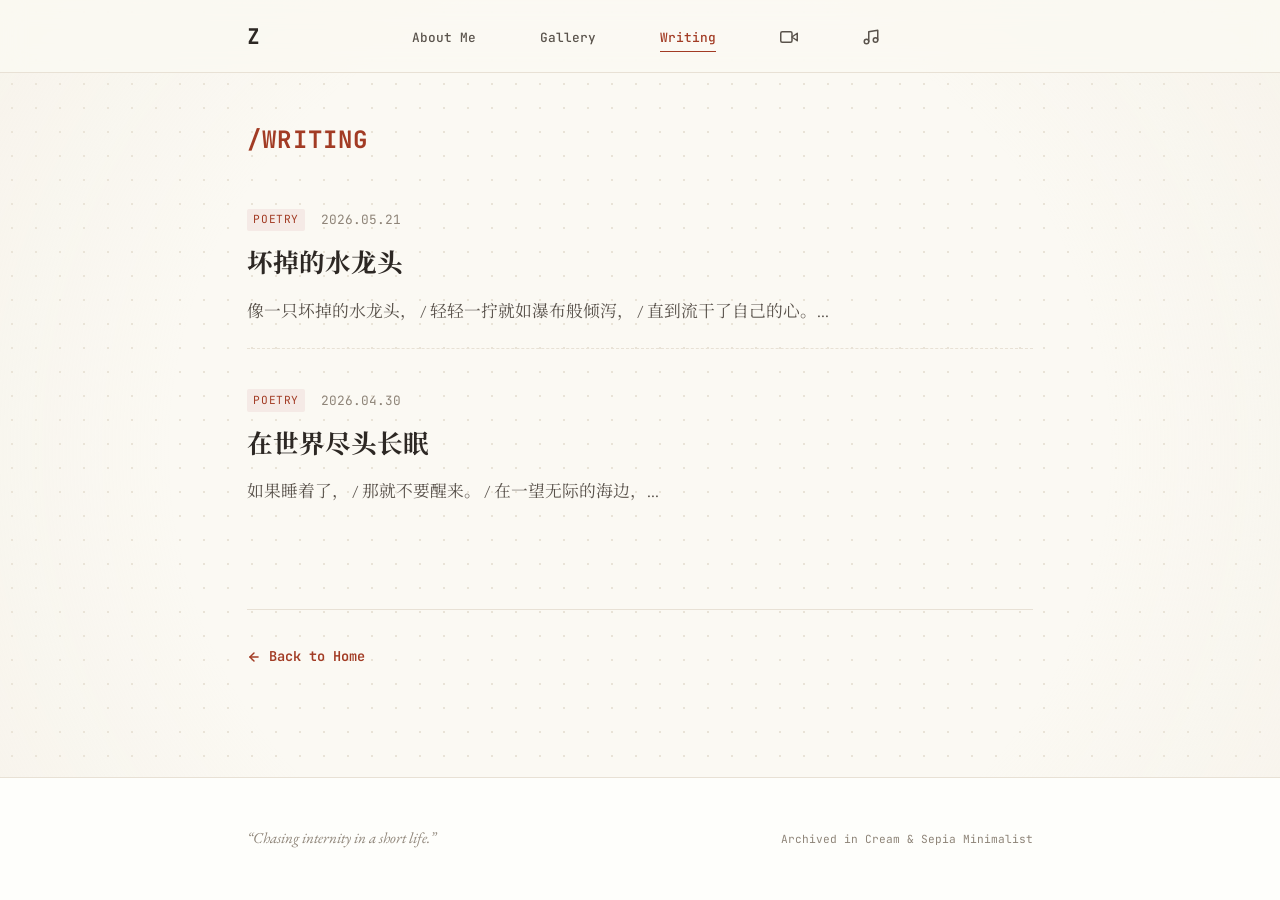
<file: writing.html>
<!DOCTYPE html>
<html lang="en">

<head>
    <meta charset="UTF-8">
    <meta name="viewport" content="width=device-width, initial-scale=1.0">
    <title>Writing | Zheng Zekai</title>
    <meta name="description" content="Literary directory and poems by Zheng Zekai.">
    <link rel="stylesheet" href="style.css">
    <style>
        /* Writing Directory Styles */
        .writing-list {
            display: flex;
            flex-direction: column;
            gap: 2.5rem;
            margin-top: 2rem;
        }

        .writing-item {
            border-bottom: 1px dashed var(--border);
            padding-bottom: 1.5rem;
            transition: var(--transition-fast);
        }

        .writing-item:last-child {
            border-bottom: none;
        }

        .writing-meta {
            display: flex;
            align-items: center;
            gap: 1rem;
            margin-bottom: 0.5rem;
        }

        .writing-date {
            font-family: var(--font-mono);
            font-size: 0.8rem;
            color: var(--text-muted);
        }

        .writing-category {
            font-family: var(--font-mono);
            font-size: 0.7rem;
            color: var(--accent);
            text-transform: uppercase;
            letter-spacing: 0.05em;
            background-color: var(--accent-light);
            padding: 0.1rem 0.4rem;
            border-radius: var(--radius-sm);
        }

        .writing-title-link {
            font-family: var(--font-serif);
            font-size: 1.6rem;
            font-weight: 700;
            color: var(--text-primary);
            display: inline-block;
            margin-bottom: 0.75rem;
        }

        .writing-title-link:hover {
            color: var(--accent);
        }

        .writing-excerpt {
            font-family: var(--font-serif);
            font-size: 1.05rem;
            color: var(--text-secondary);
            line-height: 1.6;
        }
    </style>
</head>

<body>

    <!-- HEADER -->
    <header id="header">
        <div class="container nav-container">
            <a href="index.html" class="logo" id="logo">Z</a>

            <nav>
                <ul class="nav-links" id="nav-links">
                    <li><a href="profile.html">About Me</a></li>
                    <li><a href="gallery.html">Gallery</a></li>
                    <li><a href="writing.html" class="active-nav">Writing</a></li>
                    <li>
                        <a href="movie.html" id="nav-movie-link" aria-label="Today's Movie" class="nav-icon-link">
                            <svg width="18" height="18" viewBox="0 0 24 24" fill="none" stroke="currentColor"
                                stroke-width="2" stroke-linecap="round" stroke-linejoin="round">
                                <path d="M23 7l-7 5 7 5V7z"></path>
                                <rect x="1" y="5" width="15" height="14" rx="2" ry="2"></rect>
                            </svg>
                        </a>
                    </li>
                    <li>
                        <a href="music.html" id="nav-music-link" aria-label="Today's Music" class="nav-icon-link">
                            <svg width="18" height="18" viewBox="0 0 24 24" fill="none" stroke="currentColor"
                                stroke-width="2" stroke-linecap="round" stroke-linejoin="round">
                                <path d="M9 18V5l12-2v13"></path>
                                <circle cx="6" cy="18" r="3"></circle>
                                <circle cx="18" cy="16" r="3"></circle>
                            </svg>
                        </a>
                    </li>
                </ul>
            </nav>

            <div class="nav-meta">
                <div class="mobile-toggle" id="mobile-toggle" aria-label="Toggle Menu">
                    <span></span>
                    <span></span>
                    <span></span>
                </div>
            </div>
        </div>
    </header>

    <!-- MAIN CONTENT -->
    <main style="padding-top: 7.5rem; padding-bottom: 5rem;">
        <div class="container">

            <!-- Page Title -->
            <div style="margin-bottom: 3rem;">
                <h1
                    style="font-family: var(--font-mono); font-size: 1.5rem; font-weight: 700; color: var(--accent); letter-spacing: 0.05em;">
                    /WRITING</h1>
            </div>

            <!-- Writing List Directory -->
            <div class="writing-list">
                <!-- Dynamically populated by app.js -->
            </div>

            <!-- Back to Home Link -->
            <div style="margin-top: 5rem; border-top: 1px solid var(--border); padding-top: 2rem;">
                <a href="index.html" class="mono"
                    style="font-size: 0.85rem; font-weight: 600; color: var(--accent); display: inline-flex; align-items: center; gap: 0.5rem; transition: var(--transition-fast);">
                    <svg width="14" height="14" viewBox="0 0 24 24" fill="none" stroke="currentColor" stroke-width="2.5"
                        stroke-linecap="round" stroke-linejoin="round">
                        <line x1="19" y1="12" x2="5" y2="12"></line>
                        <polyline points="12 19 5 12 12 5"></polyline>
                    </svg>
                    Back to Home
                </a>
            </div>

        </div>
    </main>

    <!-- FOOTER -->
    <footer>
        <div class="container footer-container">
            <div class="footer-text">
                &ldquo;Chasing internity in a short life.&rdquo;
            </div>
            <div class="footer-tech">
                <span>Archived in Cream & Sepia Minimalist</span>
            </div>
        </div>
    </footer>

    <!-- App Script -->
    <script src="app.js"></script>
</body>

</html>
</file>
<file: style.css>
/* ==========================================================================
   DESIGN SYSTEM & CUSTOM VARIABLE CONSTANTS
   ========================================================================== 
   PERSONALIZATION TIP:
   Change these CSS variables to swap color schemes, change typography fonts,
   or modify global corners (border-radii).
*/
@import url('https://fonts.googleapis.com/css2?family=EB+Garamond:ital,wght@0,400;0,500;0,600;0,700;1,400;1,500&family=JetBrains+Mono:wght@300;400;500;600;700&family=Plus+Jakarta+Sans:wght@400;500;600;700&family=Noto+Serif+SC:wght@300;400;500;600;700;900&display=swap');

:root {
    /* --- COLOR PALETTE --- */
    --bg-primary: #fbf9f3;
    /* Main page: Warm cream / parchment tone */
    --bg-secondary: #fefefb;
    /* Cards & widgets: Clean soft ivory paper */
    --text-primary: #2d2824;
    /* High-contrast text: Deep warm sepia-charcoal */
    --text-secondary: #5a534c;
    /* Subheadings: Medium sepia-charcoal */
    --text-muted: #8e8478;
    /* Captions & small details: Soft ink tone */
    --accent: #a23b24;
    /* Primary brand/highlight: Deep classic crimson ink */
    --accent-light: #f5eae6;
    /* Active selection tint: Muted rose-cream */
    --accent-secondary: #4a5d4e;
    /* Secondary badge/folders: Moss green / book cloth green */

    /* --- BORDERS & CORNERS --- */
    --border: #e8e1d5;
    /* Borders & dividers: Vintage soft grey-brown line */
    --border-hover: #cbd5e1;
    /* Hovered card lines */
    --radius-sm: 2px;
    /* Crisp technical angles */
    --radius-md: 4px;
    /* Standard component rounding */
    --radius-lg: 6px;
    /* Large widget borders */

    /* --- TYPOGRAPHY --- */
    --font-serif: 'EB Garamond', 'Noto Serif SC', 'Songti SC', 'STSong', '华文宋体', '宋体', serif;
    /* Used for classical, book-like styling */
    --font-sans: 'Plus Jakarta Sans', 'Noto Serif SC', 'Songti SC', sans-serif;
    /* Used for UI controls and navigation headers */
    --font-mono: 'JetBrains Mono', monospace;
    /* Used for computer specs, clock, code snippets */

    /* --- TRANSITIONS --- */
    --transition-fast: 0.15s cubic-bezier(0.16, 1, 0.3, 1);
    --transition-normal: 0.3s cubic-bezier(0.16, 1, 0.3, 1);

    /* --- GRID METRICS --- */
    --grid-size: 24px;
    /* Sizing of dot-grid backgrounds */
}

/* ==========================================================================
   GLOBAL RESET & DECORATIONS
   ========================================================================== */
*,
*::before,
*::after {
    box-sizing: border-box;
    margin: 0;
    padding: 0;
}

html {
    scroll-behavior: smooth;
    -webkit-font-smoothing: antialiased;
    -moz-osx-font-smoothing: grayscale;
}

body {
    background-color: var(--bg-primary);
    color: var(--text-primary);
    font-family: var(--font-serif);
    font-size: 1.15rem;
    line-height: 1.7;
    overflow-x: hidden;
    position: relative;
    display: flex;
    flex-direction: column;
    min-height: 100vh;
}

/* 
  VINTAGE DOT GRID PATTERN
  Uses radial-gradients to draw neat grey dots. 
  Change color #e9e3d7 below to make it brighter or darker.
*/
body::before {
    content: '';
    position: fixed;
    top: 0;
    left: 0;
    width: 100vw;
    height: 100vh;
    background-image: radial-gradient(#e9e3d7 1.2px, transparent 1.2px);
    background-size: var(--grid-size) var(--grid-size);
    z-index: -2;
    pointer-events: none;
}

/* Vignette shadow to give standard vintage edge lighting */
body::after {
    content: '';
    position: fixed;
    top: 0;
    left: 0;
    width: 100%;
    height: 100%;
    background: radial-gradient(circle, rgba(251, 249, 243, 0) 60%, rgba(240, 234, 222, 0.35) 100%);
    z-index: -1;
    pointer-events: none;
}

a {
    color: inherit;
    text-decoration: none;
    transition: var(--transition-fast);
}

button,
input,
textarea {
    font-family: inherit;
    color: inherit;
    background: none;
    border: none;
    outline: none;
}

/* Custom Vintage Scrollbar */
::-webkit-scrollbar {
    width: 8px;
    height: 8px;
}

::-webkit-scrollbar-track {
    background: var(--bg-primary);
    border-left: 1px solid var(--border);
}

::-webkit-scrollbar-thumb {
    background: #e2dacb;
    border-radius: var(--radius-sm);
}

::-webkit-scrollbar-thumb:hover {
    background: var(--text-muted);
}

/* ==========================================================================
   LAYOUT CONTAINERS & UTILITY COMPONENTS
   ========================================================================== */
.container {
    max-width: 850px;
    margin: 0 auto;
    padding: 0 2rem;
}

.mono {
    font-family: var(--font-mono);
}

/* Small tech tags/pills */
.badge {
    display: inline-flex;
    align-items: center;
    gap: 0.5rem;
    padding: 0.25rem 0.75rem;
    background-color: var(--bg-secondary);
    color: var(--accent);
    font-family: var(--font-mono);
    font-size: 0.75rem;
    font-weight: 500;
    border: 1px solid var(--border);
    border-radius: var(--radius-sm);
    text-transform: uppercase;
    letter-spacing: 0.05em;
    box-shadow: 0 1px 2px rgba(0, 0, 0, 0.02);
}

/* Breathing indicator dot */
.badge-status::before {
    content: '';
    width: 6px;
    height: 6px;
    background-color: var(--accent);
    border-radius: 50%;
    display: inline-block;
    animation: pulse 2.5s infinite;
}

@keyframes pulse {
    0% {
        transform: scale(0.9);
        opacity: 0.6;
    }

    50% {
        transform: scale(1.15);
        opacity: 1;
        box-shadow: 0 0 6px rgba(162, 59, 36, 0.4);
    }

    100% {
        transform: scale(0.9);
        opacity: 0.6;
    }
}

/* ==========================================================================
   HEADER & NAVIGATION
   ========================================================================== */
header {
    position: fixed;
    top: 0;
    left: 0;
    width: 100%;
    z-index: 100;
    background-color: rgba(251, 249, 243, 0.85);
    backdrop-filter: blur(12px);
    -webkit-backdrop-filter: blur(12px);
    border-bottom: 1px solid var(--border);
    transition: var(--transition-normal);
}

header.scrolled {
    padding: 0.25rem 0;
    background-color: rgba(254, 254, 251, 0.95);
    box-shadow: 0 2px 15px rgba(45, 40, 36, 0.03);
}

.nav-container {
    display: flex;
    justify-content: space-between;
    align-items: center;
    height: 4.5rem;
}

.logo {
    font-family: var(--font-mono);
    font-weight: 700;
    font-size: 1.35rem;
    /* Enlarged logo 'Z' */
    letter-spacing: -0.02em;
    color: var(--text-primary);
}

.nav-links {
    display: flex;
    align-items: center;
    gap: 4rem;
    list-style: none;
}

.nav-links a {
    font-family: var(--font-mono);
    font-size: 0.8rem;
    font-weight: 500;
    color: var(--text-secondary);
    position: relative;
    padding: 0.25rem 0;
    display: inline-flex;
    align-items: center;
}

.nav-links a::after {
    content: '';
    position: absolute;
    bottom: 0;
    left: 0;
    width: 0;
    height: 1px;
    background-color: var(--accent);
    transition: var(--transition-normal);
}

.nav-links a:hover {
    color: var(--text-primary);
}

.nav-links a:hover::after {
    width: 100%;
}

/* Subpage Active Link Indicator */
.nav-links a.active-nav {
    color: var(--accent);
}

.nav-links a.active-nav::after {
    width: 100%;
}

/* Nav Icons Custom States */
.nav-icon-link svg {
    transition: stroke var(--transition-fast), transform var(--transition-fast);
    stroke: var(--text-secondary);
}

.nav-icon-link:hover svg {
    stroke: var(--accent);
    transform: translateY(-1px);
}

.nav-links a.active-nav svg {
    stroke: var(--accent);
}

.nav-meta {
    display: flex;
    align-items: center;
    gap: 1.25rem;
}

/* Hamburger toggle for mobile devices */
.mobile-toggle {
    display: none;
    cursor: pointer;
    flex-direction: column;
    gap: 5px;
    padding: 12px;       /* Increase touch target area for mobile tap */
    margin-right: -12px; /* Compensate for padding to align with container */
    z-index: 110;        /* Ensure it remains above slideout menus */
}

#nav-music-link {
    position: relative;
    top: 4px;
    /* 将乐符图标单独向上微调 2 像素（正数则向下移动） */
}

#nav-movie-link {
    position: relative;
    top: 4px;
    /* 将影视图标单独向上微调 2 像素（正数则向下移动） */
}

.mobile-toggle span {
    display: block;
    width: 20px;
    height: 1.5px;
    background-color: var(--text-primary);
    transition: var(--transition-normal);
}

/* ==========================================================================
   POEM VIEWPORT
   ========================================================================== */
.hero {
    min-height: 100vh;
    display: flex;
    flex-direction: column;
    justify-content: center;
    padding-top: 4.5rem;
    padding-bottom: 4.5rem;
    position: relative;
}

.poem-wrapper {
    max-width: 650px;
    margin: 0 auto;
    text-align: center;
}

/* Main typography for the typewriter poem stanza */
.poem-content {
    font-family: var(--font-serif);
    font-size: 1.55rem;
    /* Enlarged further to stand out alone on home page */
    color: var(--text-primary);
    line-height: 1.9;
    text-align: left;
    max-width: 480px;
    margin-left: auto;
    margin-right: auto;
    min-height: 150px;
    /* Reserve height to prevent content reflow */
}

.poem-line {
    margin-bottom: 0.75rem;
    letter-spacing: 0.015em;
    position: relative;
    white-space: nowrap;
    overflow: hidden;
}

/* Blinking typewriter prompt cursor */
.cursor {
    font-weight: 100;
    color: var(--accent);
    display: inline-block;
    width: 8px;
    background-color: var(--accent);
    animation: blink 1s step-end infinite;
    margin-left: 2px;
}

@keyframes blink {

    from,
    to {
        background-color: transparent;
    }

    50% {
        background-color: var(--accent);
    }
}

/* ==========================================================================
   RETRO FILE WRAPPER (MICRO-ARCHIVE TERMINAL)
   ========================================================================== */
.console-wrapper {
    margin-top: 2rem;
}

.console {
    background-color: var(--bg-secondary);
    border: 1px solid var(--border);
    border-radius: var(--radius-md);
    box-shadow: 0 10px 30px rgba(45, 40, 36, 0.04);
    overflow: hidden;
}

.console-header {
    background-color: #f7f4ec;
    border-bottom: 1px solid var(--border);
    padding: 0.75rem 1.25rem;
    display: flex;
    justify-content: space-between;
    align-items: center;
}

.console-dots {
    display: flex;
    gap: 6px;
}

/* Terminal control buttons - retro color styling */
.console-dot {
    width: 10px;
    height: 10px;
    border-radius: 50%;
    background-color: var(--border);
}

.console-dot.red {
    background-color: #d1a89f;
}

.console-dot.yellow {
    background-color: #ded0b6;
}

.console-dot.green {
    background-color: #b5c0b1;
}

.console-title {
    font-family: var(--font-mono);
    font-size: 0.75rem;
    color: var(--text-secondary);
    font-weight: 600;
    letter-spacing: 0.05em;
}

/* Console tab bar navigation controls */
.console-tabs {
    display: flex;
    background-color: #faf7f0;
    border-bottom: 1px solid var(--border);
    overflow-x: auto;
}

.console-tab {
    padding: 0.75rem 1.25rem;
    font-family: var(--font-mono);
    font-size: 0.75rem;
    color: var(--text-muted);
    border-right: 1px solid var(--border);
    border-bottom: 1px solid transparent;
    cursor: pointer;
    transition: var(--transition-fast);
    background-color: #faf7f0;
    display: flex;
    align-items: center;
    gap: 0.5rem;
}

.console-tab:hover {
    color: var(--text-primary);
    background-color: var(--bg-secondary);
}

.console-tab.active {
    color: var(--accent);
    background-color: var(--bg-secondary);
    border-bottom-color: var(--bg-secondary);
    font-weight: 600;
}

.console-tab span.ext {
    opacity: 0.6;
}

.console-body {
    padding: 2rem;
    min-height: 280px;
    font-family: var(--font-mono);
    font-size: 0.85rem;
    color: var(--text-secondary);
    background-color: var(--bg-secondary);
    overflow-y: auto;
}

.console-line {
    margin-bottom: 0.6rem;
    display: flex;
    line-height: 1.6;
}

.console-prompt {
    color: var(--accent);
    margin-right: 0.75rem;
    user-select: none;
}

.console-code {
    white-space: pre-wrap;
    word-break: break-word;
}

/* --- SYNTAX THEME STYLING --- */
.syntax-keyword {
    color: var(--accent-secondary);
    font-weight: 600;
}

.syntax-string {
    color: var(--accent);
}

.syntax-number {
    color: #b45309;
}

.syntax-comment {
    color: var(--text-muted);
    font-style: italic;
}

.syntax-type {
    color: var(--text-primary);
    font-weight: 600;
}

/* ==========================================================================
   FOOTER
   ========================================================================== */
footer {
    border-top: 1px solid var(--border);
    background-color: var(--bg-secondary);
    padding: 3rem 0;
    margin-top: auto;
}

.footer-container {
    display: flex;
    justify-content: space-between;
    align-items: center;
    flex-wrap: wrap;
    gap: 1.5rem;
}

.footer-text {
    font-family: var(--font-serif);
    font-size: 0.95rem;
    color: var(--text-muted);
    font-style: italic;
}

.footer-tech {
    display: flex;
    align-items: center;
    gap: 1.5rem;
    font-family: var(--font-mono);
    font-size: 0.7rem;
    color: var(--text-muted);
}

.footer-tech span.divider {
    color: var(--border);
}

/* ==========================================================================
   RESPONSIVE LAYOUT MEDIA QUERIES
   ========================================================================== */
@media (max-width: 768px) {
    body {
        --grid-size: 20px;
        font-size: 1.05rem;
    }

    .container {
        padding: 0 1.5rem;
    }

    /* Set mobile nav links as absolute full-width dropdown menu drawer */
    .nav-links {
        display: none;
        flex-direction: column;
        position: absolute;
        top: 4.5rem;
        left: 0;
        width: 100%;
        background-color: var(--bg-secondary);
        border-bottom: 1px solid var(--border);
        padding: 2rem;
        gap: 1.5rem;
        box-shadow: 0 10px 20px rgba(0,0,0,0.02);
        z-index: 105;
    }

    /* Active state class toggled by JS */
    .nav-links.active {
        display: flex;
    }

    .mobile-toggle {
        display: flex;
    }

    /* Hamburger to 'X' close button transition animations */
    .mobile-toggle span {
        transition: transform var(--transition-fast), opacity var(--transition-fast);
    }
    .mobile-toggle.active span:nth-child(1) {
        transform: translateY(6.5px) rotate(45deg);
    }
    .mobile-toggle.active span:nth-child(2) {
        opacity: 0;
    }
    .mobile-toggle.active span:nth-child(3) {
        transform: translateY(-6.5px) rotate(-45deg);
    }

    /* Redefined mobile poem spacing and typography */
    .poem-content {
        font-size: 1.15rem; /* Reduced from 1.3rem to fit mobile screens perfectly without line-wraps */
        padding: 0 0.5rem;
        min-height: 120px;
    }

    .footer-container {
        flex-direction: column;
        align-items: flex-start;
        gap: 1rem;
    }
}
</file>
